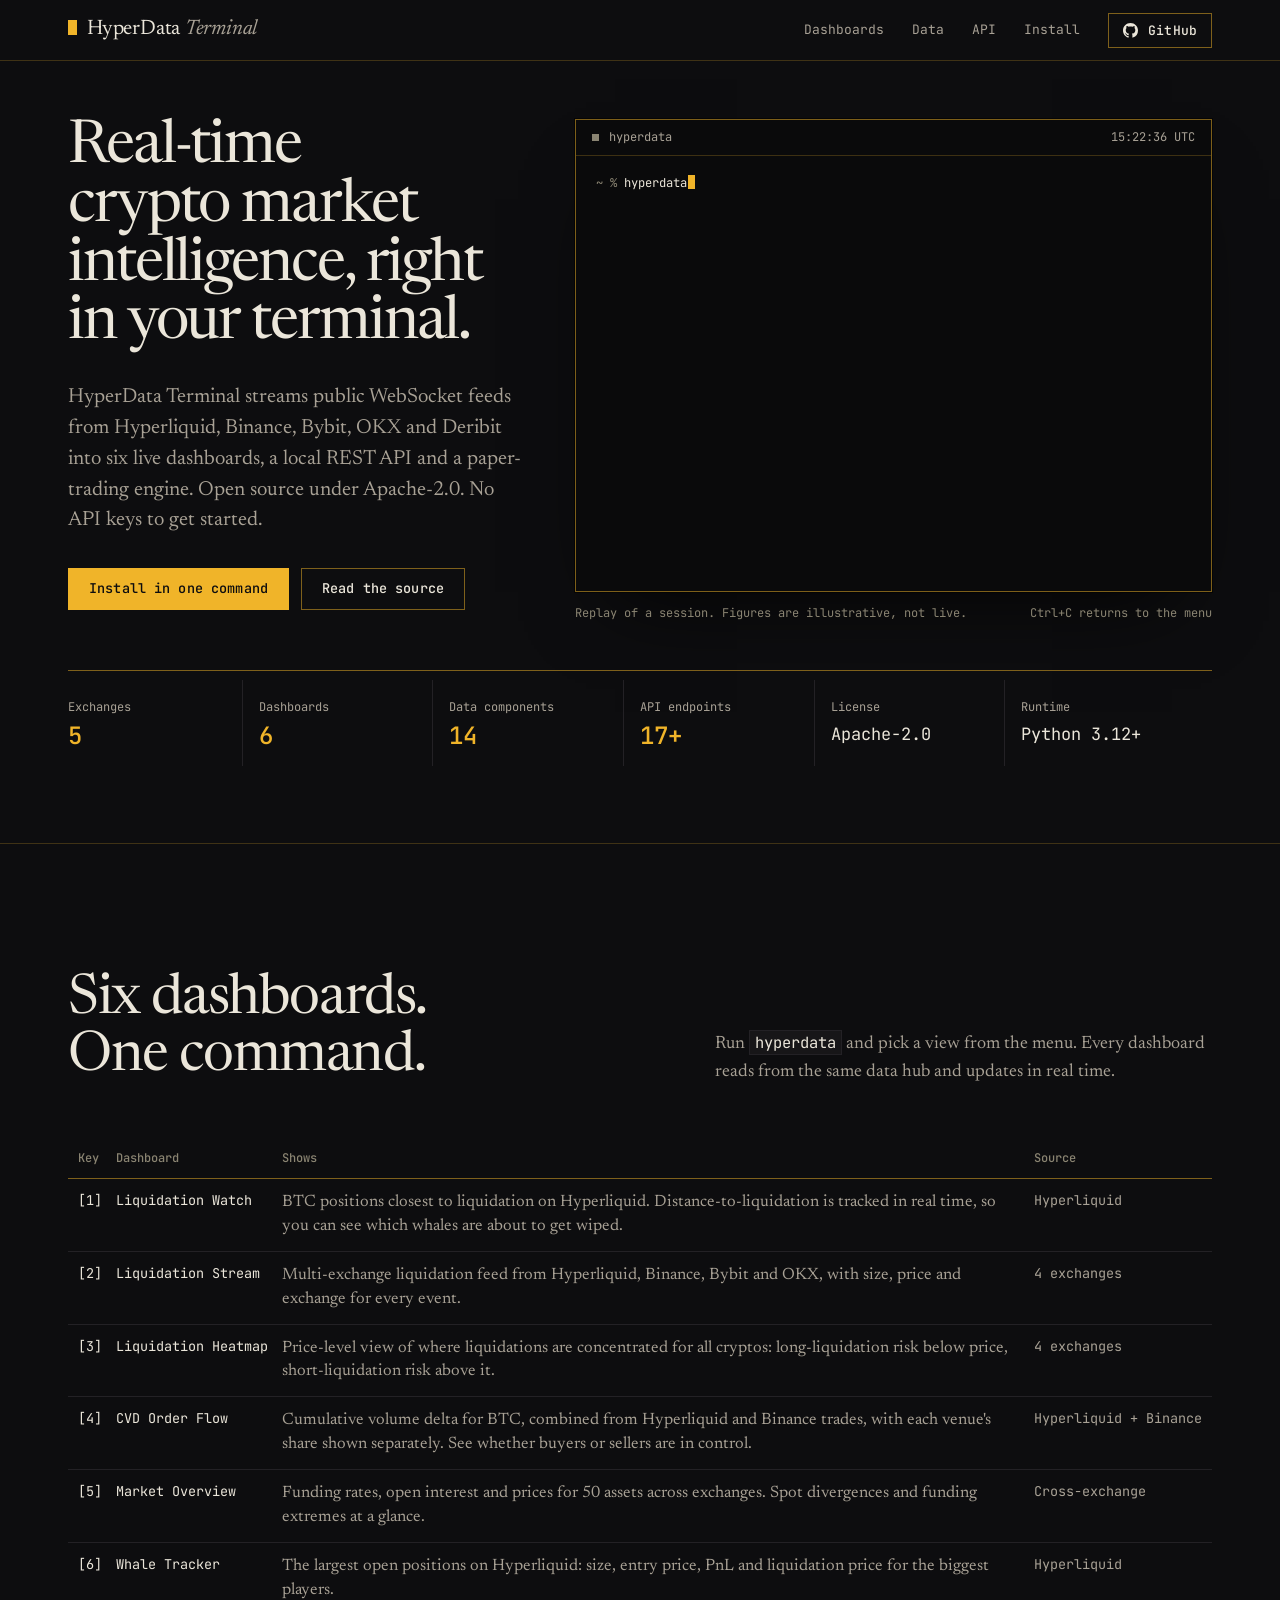
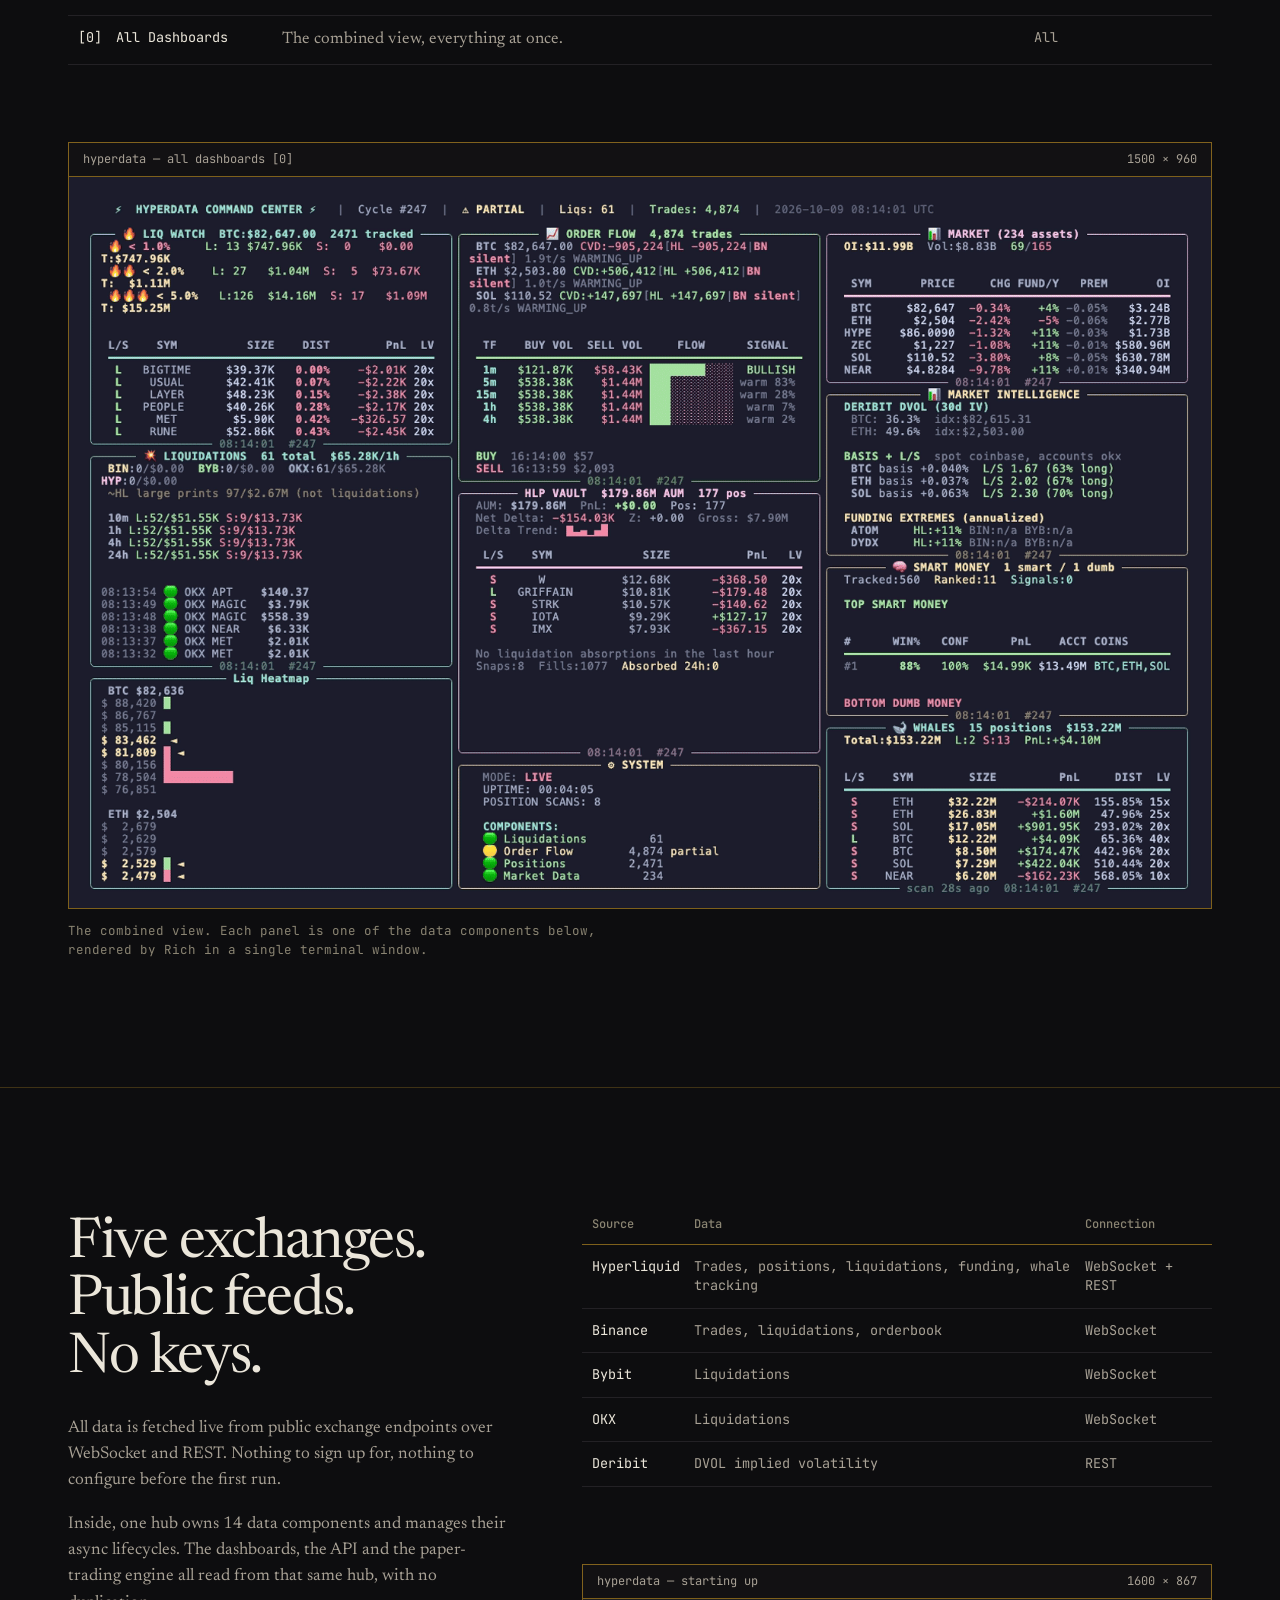
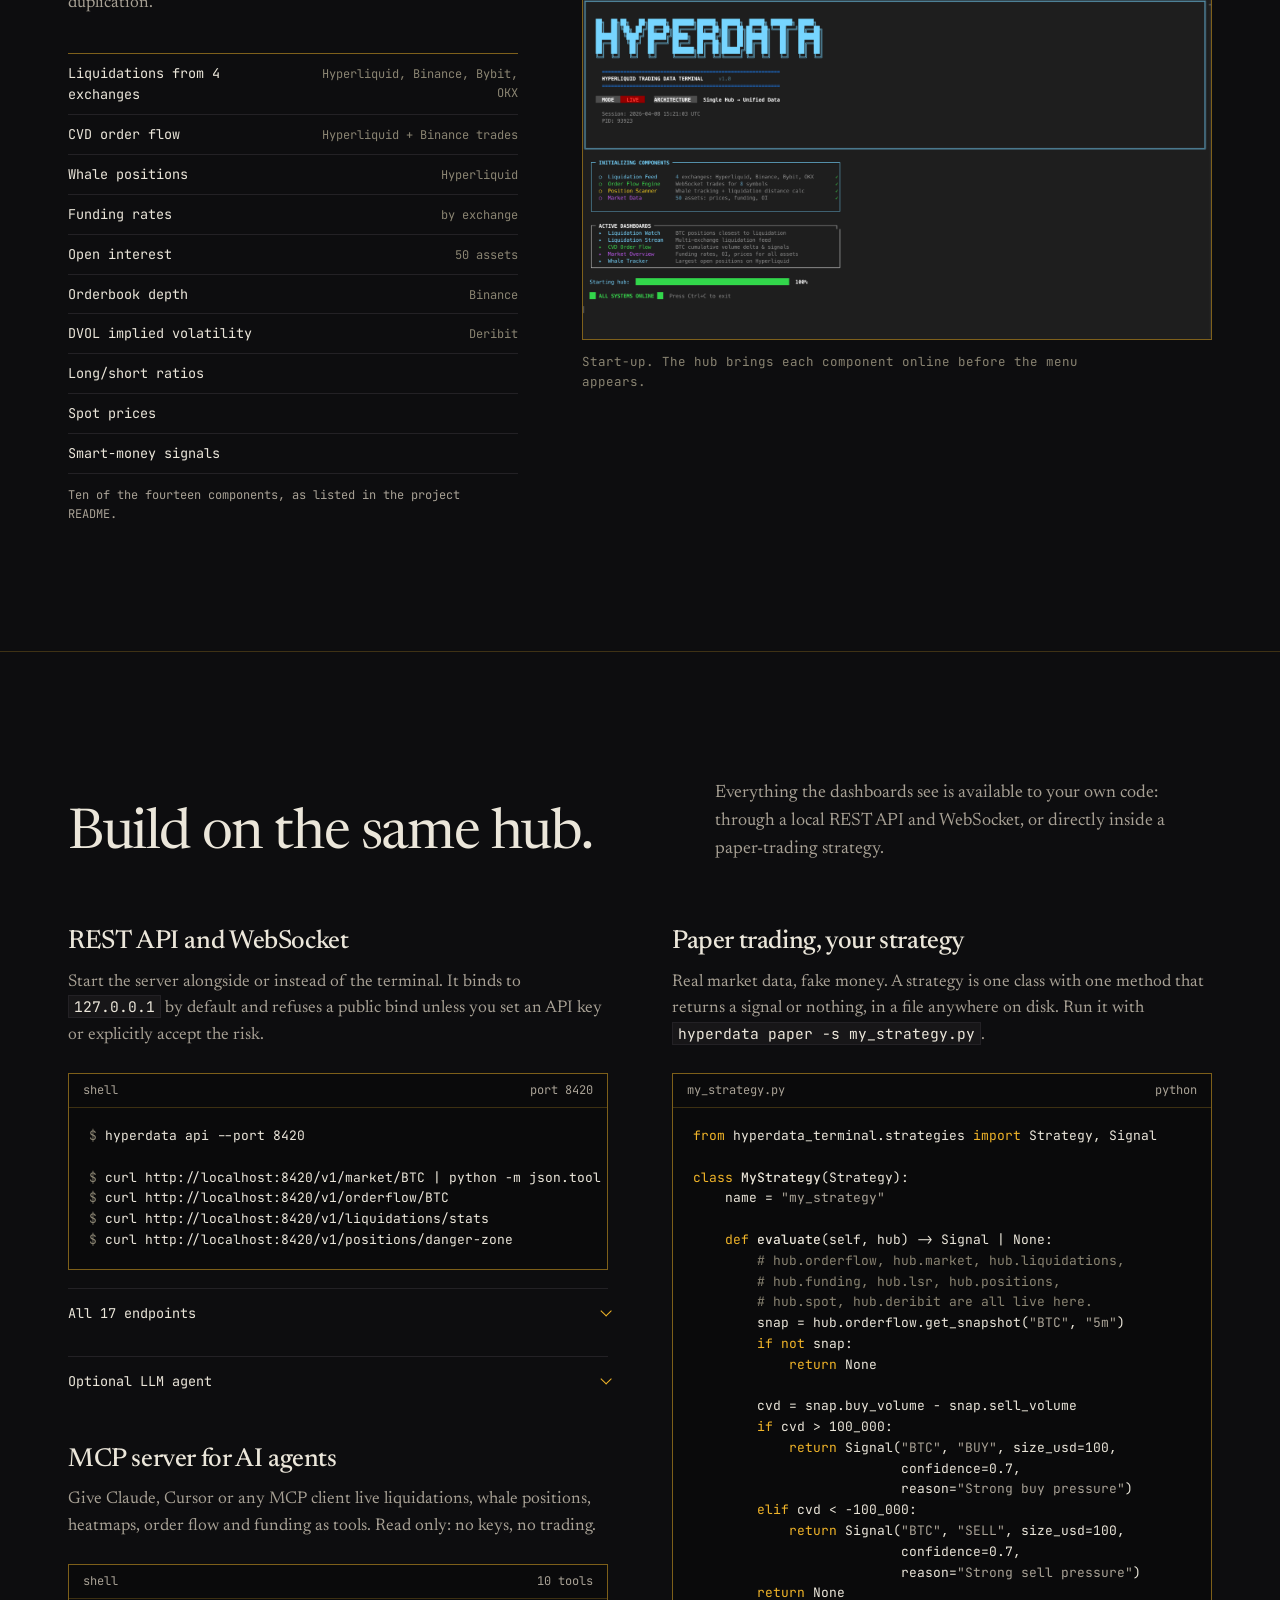
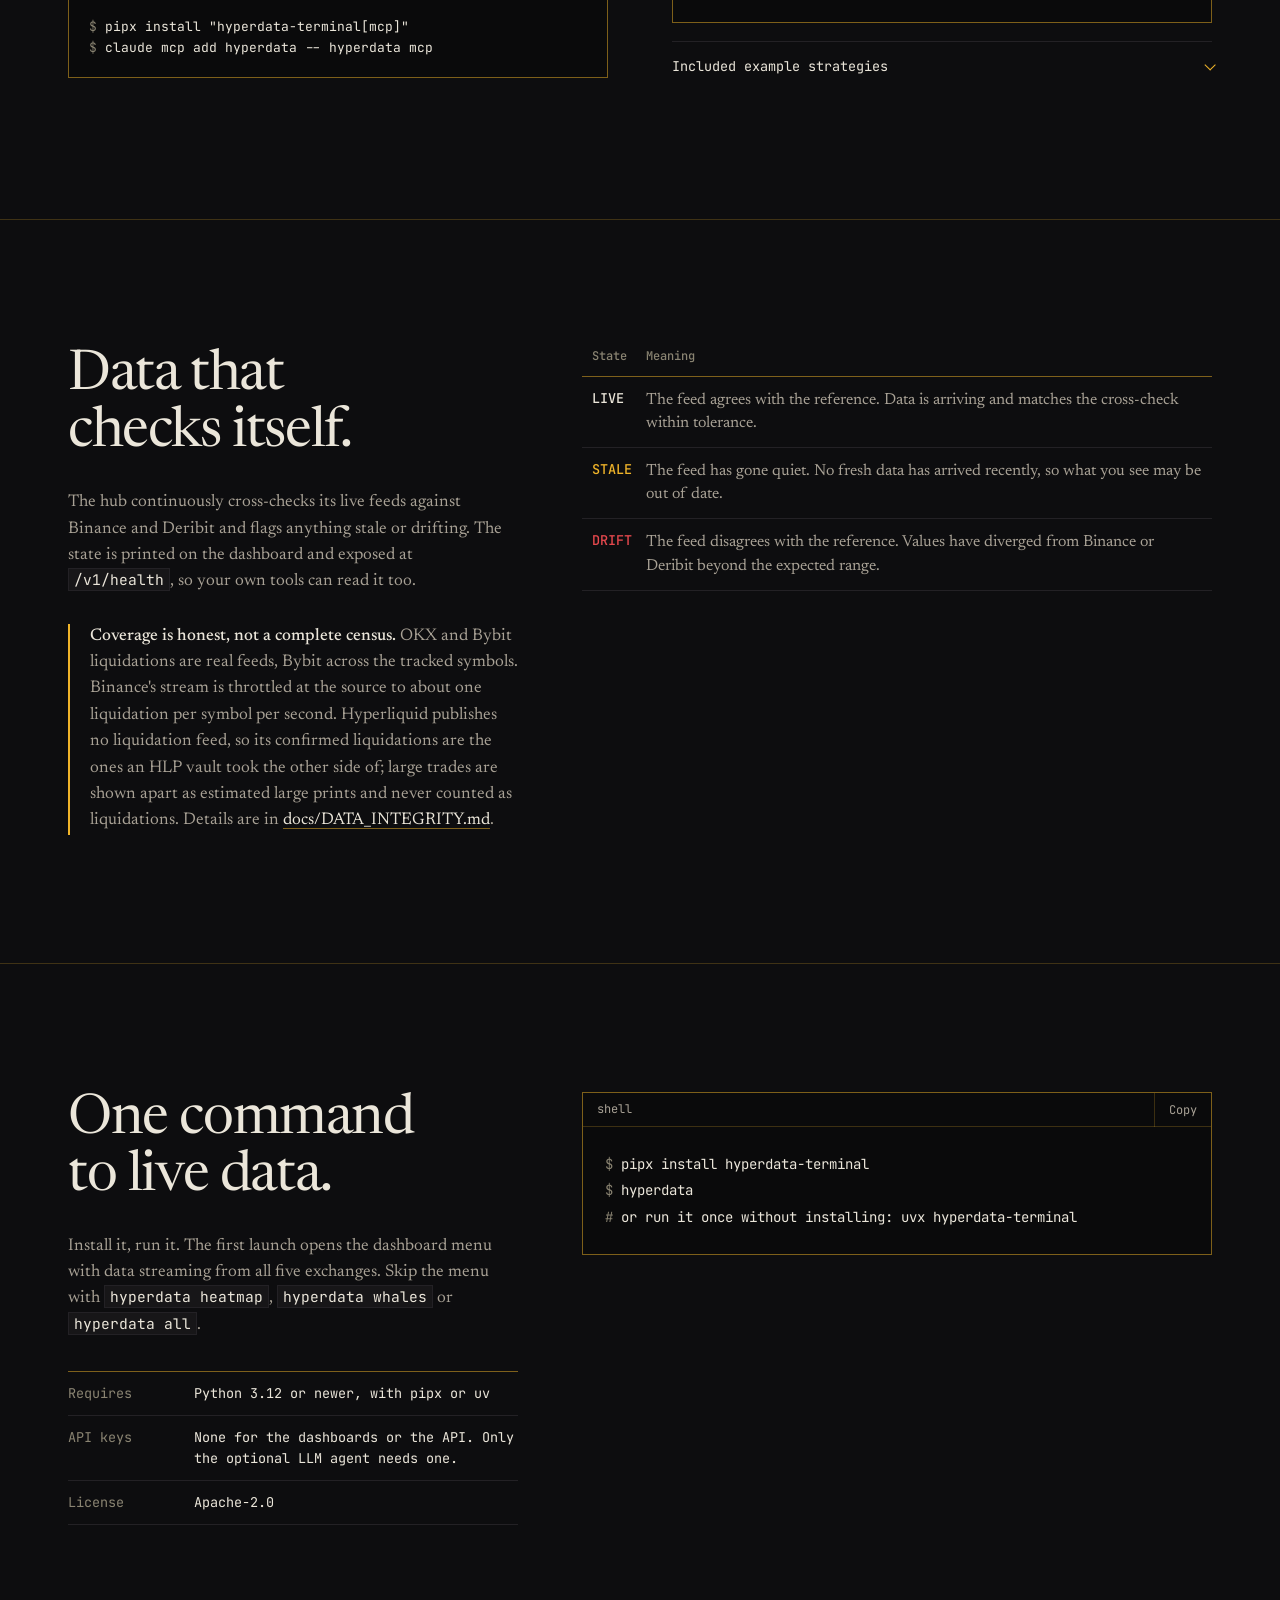
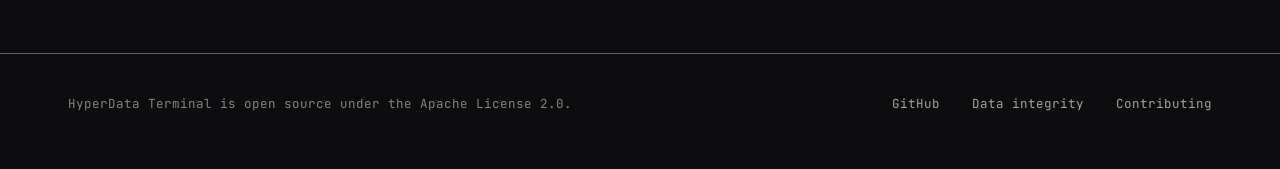
<file: site/index.html>
<!doctype html>
<html lang="en">
<head>
  <meta charset="utf-8">
  <meta name="viewport" content="width=device-width, initial-scale=1">
  <title>HyperData Terminal — real-time crypto market intelligence in your terminal</title>
  <meta name="description" content="Open-source crypto market-data terminal. Streams public WebSocket feeds from Hyperliquid, Binance, Bybit, OKX and Deribit into six terminal dashboards, a local REST API and a paper-trading engine. No API keys required. Apache-2.0.">
  <meta name="color-scheme" content="dark">
  <meta name="theme-color" content="#0d0d0f">

  <!-- Social cards. SITE_URL assumes GitHub Pages for this repo; change if hosted elsewhere. -->
  <link rel="canonical" href="https://hyperdata.vercel.app/">
  <meta property="og:type" content="website">
  <meta property="og:site_name" content="HyperData Terminal">
  <meta property="og:title" content="HyperData Terminal">
  <meta property="og:description" content="Real-time crypto market intelligence, right in your terminal. Public feeds from 5 exchanges, 6 dashboards, a REST API and paper trading. Open source, no API keys.">
  <meta property="og:url" content="https://hyperdata.vercel.app/">
  <meta property="og:image" content="https://hyperdata.vercel.app/og-image.png">
  <meta property="og:image:width" content="1280">
  <meta property="og:image:height" content="640">
  <meta property="og:image:alt" content="HyperData Terminal: real-time crypto market intelligence, right in your terminal. 5 exchanges, 6 dashboards, 17+ endpoints, Apache-2.0.">
  <meta name="twitter:card" content="summary_large_image">
  <meta name="twitter:title" content="HyperData Terminal">
  <meta name="twitter:description" content="Real-time crypto market intelligence, right in your terminal. Public feeds from 5 exchanges, 6 dashboards, a REST API and paper trading. Open source, no API keys.">
  <meta name="twitter:image" content="https://hyperdata.vercel.app/og-image.png">
  <meta name="twitter:image:alt" content="HyperData Terminal: real-time crypto market intelligence, right in your terminal. 5 exchanges, 6 dashboards, 17+ endpoints, Apache-2.0.">

  <link rel="icon" href="favicon.svg" type="image/svg+xml">
  <link rel="preconnect" href="https://fonts.googleapis.com">
  <link rel="preconnect" href="https://fonts.gstatic.com" crossorigin>
  <link rel="stylesheet" href="https://fonts.googleapis.com/css2?family=JetBrains+Mono:wght@400;500;600&family=Newsreader:ital,opsz,wght@0,6..72,400;0,6..72,500;1,6..72,400&display=swap">
  <link rel="stylesheet" href="styles.css">
  <script>
    /* Opt into reveal animations only when JS runs. If script.js never
       arrives (blocked, failed, offline), drop the flag so nothing stays hidden. */
    document.documentElement.classList.add('js');
    setTimeout(function () {
      if (!window.__hdReady) document.documentElement.classList.remove('js');
    }, 3000);
  </script>
</head>
<body>
  <a class="skip" href="#main">Skip to content</a>

  <header class="site-header">
    <div class="wrap">
      <a class="brand" href="#top" aria-label="HyperData Terminal, home">
        <span class="mark" aria-hidden="true"></span>
        <span>HyperData <span class="sub">Terminal</span></span>
      </a>
      <nav class="site-nav" aria-label="Primary">
        <a href="#dashboards">Dashboards</a>
        <a href="#data">Data</a>
        <a href="#build">API</a>
        <a href="#install">Install</a>
        <a class="btn" href="https://github.com/Co-Messi/HyperData-Terminal">
          <svg viewBox="0 0 16 16" aria-hidden="true" focusable="false"><path fill="currentColor" d="M8 0C3.58 0 0 3.58 0 8c0 3.54 2.29 6.53 5.47 7.59.4.07.55-.17.55-.38 0-.19-.01-.82-.01-1.49-2.01.37-2.53-.49-2.69-.94-.09-.23-.48-.94-.82-1.13-.28-.15-.68-.52-.01-.53.63-.01 1.08.58 1.23.82.72 1.21 1.87.87 2.33.66.07-.52.28-.87.51-1.07-1.78-.2-3.64-.89-3.64-3.95 0-.87.31-1.59.82-2.15-.08-.2-.36-1.02.08-2.12 0 0 .67-.21 2.2.82.64-.18 1.32-.27 2-.27.68 0 1.36.09 2 .27 1.53-1.04 2.2-.82 2.2-.82.44 1.1.16 1.92.08 2.12.51.56.82 1.27.82 2.15 0 3.07-1.87 3.75-3.65 3.95.29.25.54.73.54 1.48 0 1.07-.01 1.93-.01 2.2 0 .21.15.46.55.38A8.013 8.013 0 0 0 16 8c0-4.42-3.58-8-8-8z"/></svg>
          GitHub
        </a>
      </nav>
    </div>
  </header>

  <main id="main">
    <section class="hero" id="top" aria-labelledby="hero-title">
      <div class="wrap">
        <div class="hero-grid">
          <div class="hero-copy">
            <h1 id="hero-title" class="rv">Real-time crypto market intelligence, right in your terminal.</h1>
            <p class="lede rv" style="--i:1">HyperData Terminal streams public WebSocket feeds from Hyperliquid, Binance, Bybit, OKX and Deribit into six live dashboards, a local REST API and a paper-trading engine. Open source under Apache-2.0. No API keys to get started.</p>
            <div class="hero-actions rv" style="--i:2">
              <a class="btn btn-primary" href="#install">Install in one command</a>
              <a class="btn" href="https://github.com/Co-Messi/HyperData-Terminal">Read the source</a>
            </div>
          </div>

          <div class="hero-term rv" style="--i:2">
            <figure class="term" id="hero-term">
              <div class="term-bar" aria-hidden="true">
                <span><i class="dot" id="term-dot"></i>hyperdata</span>
                <span id="term-clock">—</span>
              </div>
              <div class="term-screen">
                <div class="term-out" id="term-out" aria-hidden="true"></div>
              </div>
              <figcaption class="vh">Replay of a hyperdata session: the command starts, initializes its liquidation feed, order-flow engine, position scanner and market-data components, prints the six-dashboard menu, and opens the market overview with prices, change, funding and open interest for BTC, ETH, SOL and HYPE.</figcaption>
            </figure>
            <p class="term-caption" aria-hidden="true"><span>Replay of a session. Figures are illustrative, not live.</span><span>Ctrl+C returns to the menu</span></p>
          </div>
        </div>

        <hr class="rule" aria-hidden="true">

        <dl class="ledger rv" style="--i:3" aria-label="At a glance" id="ledger">
          <div><dt>Exchanges</dt><dd><span data-count="5">5</span></dd></div>
          <div><dt>Dashboards</dt><dd><span data-count="6">6</span></dd></div>
          <div><dt>Data components</dt><dd><span data-count="14">14</span></dd></div>
          <div><dt>API endpoints</dt><dd><span data-count="17" data-suffix="+">17+</span></dd></div>
          <div><dt>License</dt><dd class="plain">Apache-2.0</dd></div>
          <div><dt>Runtime</dt><dd class="plain">Python 3.12+</dd></div>
        </dl>
      </div>
    </section>

    <section class="section" id="dashboards" aria-labelledby="dash-title">
      <div class="wrap">
        <div class="section-head">
          <h2 id="dash-title" class="rv">Six dashboards. One command.</h2>
          <p class="rv" style="--i:1">Run <code class="inline-code">hyperdata</code> and pick a view from the menu. Every dashboard reads from the same data hub and updates in real time.</p>
        </div>

        <div class="table-wrap dash-table rv" style="--i:2">
          <table>
            <caption class="vh">The six dashboards, what each shows, and where its data comes from</caption>
            <thead>
              <tr><th scope="col">Key</th><th scope="col">Dashboard</th><th scope="col">Shows</th><th scope="col" class="col-src">Source</th></tr>
            </thead>
            <tbody>
              <tr><td class="key">[1]</td><td class="name">Liquidation Watch</td><td class="desc">BTC positions closest to liquidation on Hyperliquid. Distance-to-liquidation is tracked in real time, so you can see which whales are about to get wiped.</td><td class="col-src">Hyperliquid</td></tr>
              <tr><td class="key">[2]</td><td class="name">Liquidation Stream</td><td class="desc">Multi-exchange liquidation feed from Hyperliquid, Binance, Bybit and OKX, with size, price and exchange for every event.</td><td class="col-src">4 exchanges</td></tr>
              <tr><td class="key">[3]</td><td class="name">Liquidation Heatmap</td><td class="desc">Price-level view of where liquidations are concentrated for all cryptos: long-liquidation risk below price, short-liquidation risk above it.</td><td class="col-src">4 exchanges</td></tr>
              <tr><td class="key">[4]</td><td class="name">CVD Order Flow</td><td class="desc">Cumulative volume delta for BTC, combined from Hyperliquid and Binance trades, with each venue's share shown separately. See whether buyers or sellers are in control.</td><td class="col-src">Hyperliquid + Binance</td></tr>
              <tr><td class="key">[5]</td><td class="name">Market Overview</td><td class="desc">Funding rates, open interest and prices for 50 assets across exchanges. Spot divergences and funding extremes at a glance.</td><td class="col-src">Cross-exchange</td></tr>
              <tr><td class="key">[6]</td><td class="name">Whale Tracker</td><td class="desc">The largest open positions on Hyperliquid: size, entry price, PnL and liquidation price for the biggest players.</td><td class="col-src">Hyperliquid</td></tr>
              <tr><td class="key">[0]</td><td class="name">All Dashboards</td><td class="desc">The combined view, everything at once.</td><td class="col-src">All</td></tr>
            </tbody>
          </table>
        </div>

        <figure class="frame rv" style="--i:3">
          <div class="frame-bar" aria-hidden="true"><span>hyperdata — all dashboards [0]</span><span>1500 × 960</span></div>
          <img src="screenshot-market.png" width="1500" height="960" alt="HyperData Terminal's combined view: liquidation watch, order flow, liquidation feed, market overview, HLP vault, system status, market intelligence, smart money and whales panels side by side in one terminal window." loading="lazy" decoding="async">
          <figcaption>The combined view. Each panel is one of the data components below, rendered by Rich in a single terminal window.</figcaption>
        </figure>
      </div>
    </section>

    <section class="section" id="data" aria-labelledby="data-title">
      <div class="wrap">
        <div class="split">
          <div class="prose">
            <h2 id="data-title" class="rv">Five exchanges. Public feeds. No keys.</h2>
            <p class="rv" style="--i:1; margin-top: 28px;">All data is fetched live from public exchange endpoints over WebSocket and REST. Nothing to sign up for, nothing to configure before the first run.</p>
            <p class="rv" style="--i:2">Inside, one hub owns 14 data components and manages their async lifecycles. The dashboards, the API and the paper-trading engine all read from that same hub, with no duplication.</p>

            <ul class="components rv" style="--i:3" aria-label="Data components in the hub">
              <li>Liquidations from 4 exchanges<span>Hyperliquid, Binance, Bybit, OKX</span></li>
              <li>CVD order flow<span>Hyperliquid + Binance trades</span></li>
              <li>Whale positions<span>Hyperliquid</span></li>
              <li>Funding rates<span>by exchange</span></li>
              <li>Open interest<span>50 assets</span></li>
              <li>Orderbook depth<span>Binance</span></li>
              <li>DVOL implied volatility<span>Deribit</span></li>
              <li>Long/short ratios</li>
              <li>Spot prices</li>
              <li>Smart-money signals</li>
            </ul>
            <p class="components-note rv" style="--i:4">Ten of the fourteen components, as listed in the project README.</p>
          </div>

          <div>
            <div class="table-wrap rv" style="--i:2">
              <table>
                <caption class="vh">Data sources, what each provides, and how it is connected</caption>
                <thead>
                  <tr><th scope="col">Source</th><th scope="col">Data</th><th scope="col">Connection</th></tr>
                </thead>
                <tbody>
                  <tr><td class="name">Hyperliquid</td><td>Trades, positions, liquidations, funding, whale tracking</td><td>WebSocket + REST</td></tr>
                  <tr><td class="name">Binance</td><td>Trades, liquidations, orderbook</td><td>WebSocket</td></tr>
                  <tr><td class="name">Bybit</td><td>Liquidations</td><td>WebSocket</td></tr>
                  <tr><td class="name">OKX</td><td>Liquidations</td><td>WebSocket</td></tr>
                  <tr><td class="name">Deribit</td><td>DVOL implied volatility</td><td>REST</td></tr>
                </tbody>
              </table>
            </div>

            <figure class="frame rv" style="--i:3">
              <div class="frame-bar" aria-hidden="true"><span>hyperdata — starting up</span><span>1600 × 867</span></div>
              <img src="screenshot-combined.png" width="1600" height="867" alt="HyperData Terminal starting up: the HYPERDATA banner, the list of components being initialized (liquidation feed, order flow engine, position scanner, market data), the active dashboards, and a progress bar reporting all systems online." loading="lazy" decoding="async">
              <figcaption>Start-up. The hub brings each component online before the menu appears.</figcaption>
            </figure>
          </div>
        </div>
      </div>
    </section>

    <section class="section" id="build" aria-labelledby="build-title">
      <div class="wrap">
        <div class="section-head">
          <h2 id="build-title" class="rv">Build on the same hub.</h2>
          <p class="rv" style="--i:1">Everything the dashboards see is available to your own code: through a local REST API and WebSocket, or directly inside a paper-trading strategy.</p>
        </div>

        <div class="build-grid">
          <div class="rv" style="--i:2">
            <h3>REST API and WebSocket</h3>
            <p>Start the server alongside or instead of the terminal. It binds to <code>127.0.0.1</code> by default and refuses a public bind unless you set an API key or explicitly accept the risk.</p>
            <figure class="code shell">
              <div class="code-bar" aria-hidden="true"><span>shell</span><span>port 8420</span></div>
<pre><code><span class="p">$</span> hyperdata api --port 8420

<span class="p">$</span> curl http://localhost:8420/v1/market/BTC | python -m json.tool
<span class="p">$</span> curl http://localhost:8420/v1/orderflow/BTC
<span class="p">$</span> curl http://localhost:8420/v1/liquidations/stats
<span class="p">$</span> curl http://localhost:8420/v1/positions/danger-zone</code></pre>
            </figure>

            <details>
              <summary>All 17 endpoints</summary>
              <div class="table-wrap endpoints">
                <table>
                  <caption class="vh">REST and WebSocket endpoints</caption>
                  <thead><tr><th scope="col">Endpoint</th><th scope="col">Returns</th></tr></thead>
                  <tbody>
                    <tr><td>GET /v1/live</td><td>Minimal liveness probe, always unauthenticated</td></tr>
                    <tr><td>GET /v1/health</td><td>Server status and uptime</td></tr>
                    <tr><td>GET /v1/market</td><td>All assets: prices, OI, funding</td></tr>
                    <tr><td>GET /v1/market/{symbol}</td><td>Single asset detail</td></tr>
                    <tr><td>GET /v1/liquidations</td><td>Recent liquidation events</td></tr>
                    <tr><td>GET /v1/liquidations/stats</td><td>Aggregate liquidation statistics</td></tr>
                    <tr><td>GET /v1/orderflow/{symbol}</td><td>CVD snapshots for a symbol</td></tr>
                    <tr><td>GET /v1/funding-rates</td><td>Funding rates across exchanges</td></tr>
                    <tr><td>GET /v1/funding-rates/{symbol}</td><td>Single asset funding rate</td></tr>
                    <tr><td>GET /v1/long-short-ratio</td><td>Long/short ratio</td></tr>
                    <tr><td>GET /v1/basis</td><td>Basis spread</td></tr>
                    <tr><td>GET /v1/deribit/iv</td><td>DVOL implied volatility</td></tr>
                    <tr><td>GET /v1/orderbook/{symbol}</td><td>Orderbook snapshot</td></tr>
                    <tr><td>GET /v1/whales</td><td>Top whale positions</td></tr>
                    <tr><td>GET /v1/positions/danger-zone</td><td>Positions closest to liquidation</td></tr>
                    <tr><td>GET /v1/public/metrics</td><td>Server metrics and component health</td></tr>
                    <tr><td>WS /v1/ws</td><td>Real-time event stream: liquidations, trades, signals</td></tr>
                  </tbody>
                </table>
              </div>
            </details>

            <details>
              <summary>Optional LLM agent</summary>
              <p>The agent sends a market summary to any OpenAI-compatible API and asks for a trading decision. Point it at OpenAI, Ollama, LM Studio, Groq, Together or your own endpoint with three variables in <code class="inline-code">.env</code>: <code class="inline-code">LLM_BASE_URL</code>, <code class="inline-code">LLM_MODEL</code> and <code class="inline-code">LLM_API_KEY</code>. Run it with <code class="inline-code">hyperdata paper -s llm_agent</code>; the prompt lives in <code class="inline-code">hyperdata_terminal/strategies/llm_agent.py</code>.</p>
            </details>

            <h3 style="margin-top: 40px;">MCP server for AI agents</h3>
            <p>Give Claude, Cursor or any MCP client live liquidations, whale positions, heatmaps, order flow and funding as tools. Read only: no keys, no trading.</p>
            <figure class="code shell">
              <div class="code-bar" aria-hidden="true"><span>shell</span><span>10 tools</span></div>
<pre><code><span class="p">$</span> pipx install "hyperdata-terminal[mcp]"
<span class="p">$</span> claude mcp add hyperdata -- hyperdata mcp</code></pre>
            </figure>
          </div>

          <div class="rv" style="--i:3">
            <h3>Paper trading, your strategy</h3>
            <p>Real market data, fake money. A strategy is one class with one method that returns a signal or nothing, in a file anywhere on disk. Run it with <code class="inline-code">hyperdata paper -s my_strategy.py</code>.</p>
            <figure class="code">
              <div class="code-bar" aria-hidden="true"><span>my_strategy.py</span><span>python</span></div>
<pre><code><span class="kw">from</span> hyperdata_terminal.strategies <span class="kw">import</span> Strategy, Signal

<span class="kw">class</span> <span class="fn">MyStrategy</span>(Strategy):
    name = <span class="st">"my_strategy"</span>

    <span class="kw">def</span> <span class="fn">evaluate</span>(self, hub) -> Signal | None:
        <span class="c"># hub.orderflow, hub.market, hub.liquidations,</span>
        <span class="c"># hub.funding, hub.lsr, hub.positions,</span>
        <span class="c"># hub.spot, hub.deribit are all live here.</span>
        snap = hub.orderflow.get_snapshot(<span class="st">"BTC"</span>, <span class="st">"5m"</span>)
        <span class="kw">if not</span> snap:
            <span class="kw">return</span> None

        cvd = snap.buy_volume - snap.sell_volume
        <span class="kw">if</span> cvd > 100_000:
            <span class="kw">return</span> Signal(<span class="st">"BTC"</span>, <span class="st">"BUY"</span>, size_usd=100,
                          confidence=0.7,
                          reason=<span class="st">"Strong buy pressure"</span>)
        <span class="kw">elif</span> cvd < -100_000:
            <span class="kw">return</span> Signal(<span class="st">"BTC"</span>, <span class="st">"SELL"</span>, size_usd=100,
                          confidence=0.7,
                          reason=<span class="st">"Strong sell pressure"</span>)
        <span class="kw">return</span> None</code></pre>
            </figure>

            <details>
              <summary>Included example strategies</summary>
              <div class="table-wrap">
                <table>
                  <caption class="vh">Example strategies shipped with the project</caption>
                  <thead><tr><th scope="col">Strategy</th><th scope="col">Reads</th><th scope="col">Logic</th></tr></thead>
                  <tbody>
                    <tr><td class="name">CVDMomentum</td><td>hub.orderflow</td><td>Buy when order flow is strongly positive, sell when negative</td></tr>
                    <tr><td class="name">FundingRateArb</td><td>hub.funding</td><td>Short when funding is high, long when negative</td></tr>
                    <tr><td class="name">LiquidationCascade</td><td>hub.liquidations</td><td>Buy the dip after large liquidation cascades</td></tr>
                    <tr><td class="name">WhaleFollow</td><td>hub.positions</td><td>Mirror the direction of the largest whale positions</td></tr>
                  </tbody>
                </table>
              </div>
            </details>
          </div>
        </div>
      </div>
    </section>

    <section class="section" id="integrity" aria-labelledby="integrity-title">
      <div class="wrap">
        <div class="split">
          <div class="prose">
            <h2 id="integrity-title" class="rv">Data that checks itself.</h2>
            <p class="rv" style="--i:1; margin-top: 28px;">The hub continuously cross-checks its live feeds against Binance and Deribit and flags anything stale or drifting. The state is printed on the dashboard and exposed at <code>/v1/health</code>, so your own tools can read it too.</p>
            <div class="note rv" style="--i:2">
              <p><strong>Coverage is honest, not a complete census.</strong> OKX and Bybit liquidations are real feeds, Bybit across the tracked symbols. Binance's stream is throttled at the source to about one liquidation per symbol per second. Hyperliquid publishes no liquidation feed, so its confirmed liquidations are the ones an HLP vault took the other side of; large trades are shown apart as estimated large prints and never counted as liquidations. Details are in <a class="text-link" href="https://github.com/Co-Messi/HyperData-Terminal/blob/main/docs/DATA_INTEGRITY.md">docs/DATA_INTEGRITY.md</a>.</p>
            </div>
          </div>

          <div class="table-wrap states rv" style="--i:2">
            <table>
              <caption class="vh">Feed status states shown on the dashboard</caption>
              <thead><tr><th scope="col">State</th><th scope="col">Meaning</th></tr></thead>
              <tbody>
                <tr><td>LIVE</td><td class="serif">The feed agrees with the reference. Data is arriving and matches the cross-check within tolerance.</td></tr>
                <tr><td class="warn">STALE</td><td class="serif">The feed has gone quiet. No fresh data has arrived recently, so what you see may be out of date.</td></tr>
                <tr><td class="bad">DRIFT</td><td class="serif">The feed disagrees with the reference. Values have diverged from Binance or Deribit beyond the expected range.</td></tr>
              </tbody>
            </table>
          </div>
        </div>
      </div>
    </section>

    <section class="section install" id="install" aria-labelledby="install-title">
      <div class="wrap">
        <div class="split">
          <div class="prose">
            <h2 id="install-title" class="rv">One command to live data.</h2>
            <p class="rv" style="--i:1; margin-top: 28px;">Install it, run it. The first launch opens the dashboard menu with data streaming from all five exchanges. Skip the menu with <code class="inline-code">hyperdata heatmap</code>, <code class="inline-code">hyperdata whales</code> or <code class="inline-code">hyperdata all</code>.</p>
            <dl class="reqs rv" style="--i:2">
              <div><dt>Requires</dt><dd>Python 3.12 or newer, with pipx or uv</dd></div>
              <div><dt>API keys</dt><dd>None for the dashboards or the API. Only the optional LLM agent needs one.</dd></div>
              <div><dt>License</dt><dd>Apache-2.0</dd></div>
            </dl>
          </div>

          <figure class="code shell install-box rv" style="--i:2">
            <div class="code-bar" aria-hidden="true"><span>shell</span></div>
            <button class="copy" type="button" data-copy="install-commands" aria-label="Copy install commands">Copy</button>
<pre id="install-commands"><code><span class="p">$ </span><span data-cmd>pipx install hyperdata-terminal</span>
<span class="p">$ </span><span data-cmd>hyperdata</span>
<span class="p"># </span>or run it once without installing: uvx hyperdata-terminal</code></pre>
          </figure>
        </div>
      </div>
    </section>
  </main>

  <footer class="site-footer">
    <div class="wrap">
      <span>HyperData Terminal is open source under the Apache License 2.0.</span>
      <span class="spacer"></span>
      <a href="https://github.com/Co-Messi/HyperData-Terminal">GitHub</a>
      <a href="https://github.com/Co-Messi/HyperData-Terminal/blob/main/docs/DATA_INTEGRITY.md">Data integrity</a>
      <a href="https://github.com/Co-Messi/HyperData-Terminal/blob/main/README.md#contributing">Contributing</a>
    </div>
  </footer>

  <script src="script.js" defer></script>
</body>
</html>
</file>
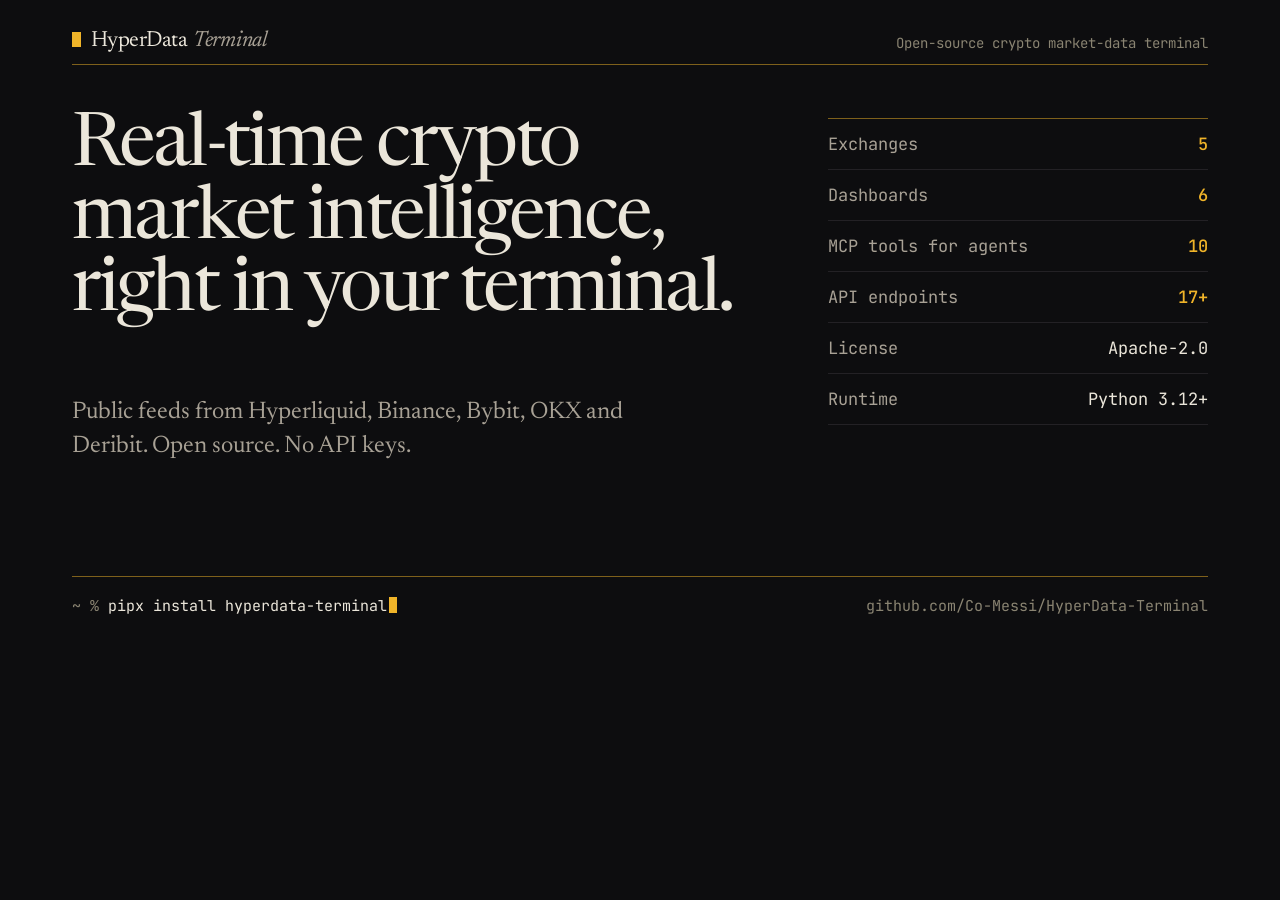
<file: site/og.html>
<!doctype html>
<html lang="en">
<head>
  <meta charset="utf-8">
  <title>og-image source</title>
  <!-- Source for og-image.png. Render at exactly 1280x640 and screenshot. Not linked from the site. -->
  <link rel="preconnect" href="https://fonts.googleapis.com">
  <link rel="preconnect" href="https://fonts.gstatic.com" crossorigin>
  <link rel="stylesheet" href="https://fonts.googleapis.com/css2?family=JetBrains+Mono:wght@400;500&family=Newsreader:ital,opsz,wght@0,6..72,400;1,6..72,400&display=swap">
  <style>
    html, body { margin: 0; width: 1280px; height: 640px; overflow: hidden; background: #0d0d0f; }
    body {
      color: #ebe6da; position: relative;
      font-family: "Newsreader", "Iowan Old Style", Palatino, Georgia, serif;
      -webkit-font-smoothing: antialiased;
    }
    .rule { position: absolute; left: 72px; right: 72px; height: 1px; background: rgba(240,180,41,.5); }
    .rule.top { top: 64px; } .rule.bottom { top: 576px; }
    .brand { position: absolute; left: 72px; top: 30px; font-size: 22px; letter-spacing: -0.01em; }
    .brand i { display: inline-block; width: 9px; height: 15px; background: #f0b429; margin-right: 10px; vertical-align: -1px; }
    .brand em { color: #a8a195; }
    .meta { position: absolute; right: 72px; top: 34px; font-family: "JetBrains Mono", Menlo, monospace; font-size: 14px; color: #8a8472; }
    h1 {
      position: absolute; left: 72px; top: 112px; width: 680px; margin: 0;
      font-weight: 400; font-size: 74px; line-height: 0.98; letter-spacing: -0.035em;
    }
    .sub { position: absolute; left: 72px; top: 372px; width: 600px; font-size: 24px; line-height: 1.4; color: #a8a195; }
    .ledger { position: absolute; right: 72px; top: 118px; width: 380px; font-family: "JetBrains Mono", Menlo, monospace; font-size: 17px; border-top: 1px solid rgba(240,180,41,.5); }
    .ledger div { display: flex; justify-content: space-between; padding: 14px 0; border-bottom: 1px solid #232125; }
    .ledger span:first-child { color: #a8a195; }
    .ledger span:last-child { color: #f0b429; font-weight: 500; }
    .ledger span.plain { color: #ebe6da; font-weight: 400; }
    .cmd { position: absolute; left: 72px; top: 596px; font-family: "JetBrains Mono", Menlo, monospace; font-size: 15px; color: #8a8472; }
    .cmd b { color: #ebe6da; font-weight: 400; }
    .cmd i { display: inline-block; width: 8px; height: 16px; background: #f0b429; vertical-align: -2px; margin-left: 2px; }
    .lic { position: absolute; right: 72px; top: 596px; font-family: "JetBrains Mono", Menlo, monospace; font-size: 15px; color: #8a8472; }
  </style>
</head>
<body>
  <div class="brand"><i></i>HyperData <em>Terminal</em></div>
  <div class="meta">Open-source crypto market-data terminal</div>
  <div class="rule top"></div>
  <h1>Real-time crypto market intelligence, right in your terminal.</h1>
  <p class="sub">Public feeds from Hyperliquid, Binance, Bybit, OKX and Deribit. Open source. No API keys.</p>
  <div class="ledger">
    <div><span>Exchanges</span><span>5</span></div>
    <div><span>Dashboards</span><span>6</span></div>
    <div><span>MCP tools for agents</span><span>10</span></div>
    <div><span>API endpoints</span><span>17+</span></div>
    <div><span>License</span><span class="plain">Apache-2.0</span></div>
    <div><span>Runtime</span><span class="plain">Python 3.12+</span></div>
  </div>
  <div class="rule bottom"></div>
  <div class="cmd">~ % <b>pipx install hyperdata-terminal</b><i></i></div>
  <div class="lic">github.com/Co-Messi/HyperData-Terminal</div>
  <script>
    Promise.all([
      document.fonts.load('17px "JetBrains Mono"'),
      document.fonts.load('400 78px "Newsreader"'),
      document.fonts.load('24px "Newsreader"')
    ]).then(function () { return document.fonts.ready; })
      .then(function () { document.documentElement.setAttribute('data-fonts-ready', '1'); });
  </script>
</body>
</html>
</file>
<file: site/styles.css>
/* HyperData Terminal — site stylesheet.
   Dark-committed. Warm charcoal, amber data, serif display, mono figures.
   No framework, no build step. */

:root {
  --bg: #0d0d0f;
  --bg-2: #121113;
  --bg-3: #171618;
  --ink: #ebe6da;
  --ink-2: #a8a195;
  --ink-3: #8a8472;
  --amber: #f0b429;
  --amber-hi: #f7c64a;
  --gold: #c9962a;
  --rule-gold: rgba(240, 180, 41, 0.22);
  --rule-gold-strong: rgba(240, 180, 41, 0.5);
  --rule: #232125;
  --red: #e5484d;

  --serif: "Newsreader", "Iowan Old Style", "Palatino Linotype", Palatino, "Book Antiqua", Georgia, serif;
  --mono: "JetBrains Mono", ui-monospace, "SF Mono", Menlo, Consolas, "Liberation Mono", monospace;

  --ease-out: cubic-bezier(0.16, 1, 0.3, 1);
  --ease-in-out: cubic-bezier(0.65, 0, 0.35, 1);
  --ease-soft: cubic-bezier(0.22, 0.61, 0.36, 1);

  --wrap: 1240px;
  --gutter: clamp(16px, 4vw, 48px);
  --section: clamp(72px, 10vw, 136px);
}

/* ---------- Reset & base ---------- */
*, *::before, *::after { box-sizing: border-box; }
html { -webkit-text-size-adjust: 100%; scroll-behavior: smooth; background: #0d0d0f; }
@media (prefers-reduced-motion: reduce) { html { scroll-behavior: auto; } }

body {
  margin: 0;
  background: var(--bg);
  color: var(--ink);
  font-family: var(--serif);
  font-size: 17px;
  line-height: 1.55;
  font-optical-sizing: auto;
  -webkit-font-smoothing: antialiased;
  -moz-osx-font-smoothing: grayscale;
  overflow-x: hidden;
}

img { max-width: 100%; height: auto; display: block; }
a { color: inherit; }
h1, h2, h3, p, dl, dd, figure, table, pre { margin: 0; }
ul { margin: 0; padding: 0; list-style: none; }
code, kbd, pre, samp { font-family: var(--mono); }

:focus-visible { outline: 2px solid var(--amber); outline-offset: 3px; border-radius: 1px; }
::selection { background: var(--amber); color: var(--bg); }

.vh {
  position: absolute !important; width: 1px; height: 1px; padding: 0; margin: -1px;
  overflow: hidden; clip: rect(0, 0, 0, 0); white-space: nowrap; border: 0;
}

.wrap { max-width: var(--wrap); margin-inline: auto; padding-inline: var(--gutter); }

.skip {
  position: absolute; left: var(--gutter); top: -60px; z-index: 100;
  background: var(--amber); color: var(--bg); font-family: var(--mono); font-size: 13px;
  padding: 8px 12px; text-decoration: none; transition: top 220ms var(--ease-out);
}
.skip:focus { top: 12px; }

/* ---------- Typography ---------- */
.mono { font-family: var(--mono); }

h1 {
  font-family: var(--serif);
  font-weight: 400;
  font-size: clamp(42px, 4.7vw, 68px);
  line-height: 0.98;
  letter-spacing: -0.035em;
  text-wrap: balance;
  color: var(--ink);
}
h2 {
  font-family: var(--serif);
  font-weight: 400;
  font-size: clamp(34px, 4.4vw, 56px);
  line-height: 1.02;
  letter-spacing: -0.025em;
  text-wrap: balance;
}
h3 {
  font-family: var(--serif);
  font-weight: 500;
  font-size: 26px;
  line-height: 1.15;
  letter-spacing: -0.015em;
}
.lede {
  font-size: clamp(18px, 1.6vw, 21px);
  line-height: 1.5;
  color: var(--ink-2);
  max-width: 54ch;
}
.prose p { max-width: 62ch; color: var(--ink-2); }
.prose p + p { margin-top: 1em; }
.prose strong { color: var(--ink); font-weight: 500; }
.prose code, .note code, .inline-code {
  font-size: 0.86em; color: var(--ink);
  background: var(--bg-3); padding: 1px 5px; border: 1px solid var(--rule);
}

.text-link {
  color: var(--ink);
  text-decoration: none;
  background-image: linear-gradient(var(--rule-gold-strong), var(--rule-gold-strong));
  background-repeat: no-repeat;
  background-size: 100% 1px;
  background-position: 0 100%;
  transition: background-size 300ms var(--ease-out), color 300ms var(--ease-out);
}
.text-link:hover { color: var(--amber); background-size: 100% 2px; }

/* ---------- Rules ---------- */
.rule {
  height: 1px; background: var(--rule-gold-strong); border: 0;
  transform-origin: left center;
  transition: transform 1100ms var(--ease-out);
}
/* Hidden start states apply only once the page is known to run script.js
   (html.js), so the page stays fully readable if JavaScript is off or fails. */
.js .rule { transform: scaleX(0); }
.js .rule.in { transform: scaleX(1); }

/* ---------- Buttons ---------- */
.btn {
  display: inline-flex; align-items: center; gap: 10px;
  font-family: var(--mono); font-size: 13.5px; font-weight: 500; letter-spacing: 0.01em;
  padding: 13px 20px; text-decoration: none; border: 1px solid var(--rule-gold-strong);
  color: var(--ink); background: transparent; cursor: pointer; line-height: 1;
  transition: background-color 260ms var(--ease-out), color 260ms var(--ease-out),
              border-color 260ms var(--ease-out), transform 260ms var(--ease-out);
}
.btn:hover { background: var(--bg-3); border-color: var(--amber); transform: translateY(-1px); }
.btn:active { transform: translateY(0); transition-duration: 80ms; }
.btn-primary { background: var(--amber); color: var(--bg); border-color: var(--amber); }
.btn-primary:hover { background: var(--amber-hi); border-color: var(--amber-hi); color: var(--bg); }
.btn svg { width: 15px; height: 15px; }

/* ---------- Header ---------- */
.site-header {
  position: sticky; top: 0; z-index: 50;
  background: var(--bg);
  border-bottom: 1px solid var(--rule-gold);
}
.site-header .wrap {
  display: flex; align-items: center; justify-content: space-between; gap: 24px;
  height: 60px;
}
.brand {
  display: inline-flex; align-items: baseline; gap: 10px; text-decoration: none;
  font-family: var(--serif); font-size: 21px; letter-spacing: -0.01em; color: var(--ink);
  white-space: nowrap;
}
.brand .mark {
  display: inline-block; width: 9px; height: 15px; background: var(--amber);
  transform: translateY(1px);
}
.brand .sub { color: var(--ink-2); font-style: italic; }
.site-nav { display: flex; align-items: center; gap: 28px; }
.site-nav a {
  font-family: var(--mono); font-size: 13px; color: var(--ink-2); text-decoration: none;
  transition: color 240ms var(--ease-out);
}
.site-nav a:hover { color: var(--amber); }
.site-nav .btn { padding: 9px 14px; color: var(--ink); }
.site-nav .btn:hover { color: var(--amber); }
@media (max-width: 860px) {
  .site-nav a:not(.btn) { display: none; }
}

/* ---------- Hero ---------- */
.hero { padding-block: clamp(40px, 4.5vw, 60px) clamp(48px, 6vw, 80px); }
.hero-grid {
  display: grid; grid-template-columns: minmax(0, 5fr) minmax(0, 7fr);
  gap: clamp(28px, 4vw, 64px); align-items: start;
}
.hero-copy .lede { margin-top: 28px; }
.hero-actions { display: flex; flex-wrap: wrap; gap: 12px; margin-top: 32px; }

.ledger {
  display: grid; grid-template-columns: repeat(6, minmax(0, 1fr));
  font-family: var(--mono); margin-top: 0;
}
.ledger div {
  padding: 18px 16px 18px 0; border-right: 1px solid var(--rule); margin-right: 16px;
  display: flex; flex-direction: column; gap: 8px;
}
.ledger div:last-child { border-right: 0; margin-right: 0; }
.ledger dt { color: var(--ink-2); font-size: 12px; }
.ledger dd { color: var(--amber); font-size: 24px; font-weight: 500; font-variant-numeric: tabular-nums; line-height: 1; }
.ledger dd.plain { color: var(--ink); font-weight: 400; font-size: 17px; line-height: 1.2; }

.hero .rule { margin-top: clamp(32px, 4vw, 48px); }

@media (max-width: 1100px) {
  .ledger { grid-template-columns: repeat(3, minmax(0, 1fr)); }
  .ledger div:nth-child(3) { border-right: 0; }
  .ledger div:nth-child(n+4) { border-top: 1px solid var(--rule); }
}
@media (max-width: 900px) {
  .hero-grid { grid-template-columns: minmax(0, 1fr); }
}
@media (max-width: 480px) {
  .ledger { grid-template-columns: repeat(2, minmax(0, 1fr)); }
  .ledger div:nth-child(3) { border-right: 1px solid var(--rule); }
  .ledger div:nth-child(even) { border-right: 0; }
  .ledger div:nth-child(n+3) { border-top: 1px solid var(--rule); }
  .ledger div:nth-child(-n+2) { border-top: 0; }
}

/* ---------- Terminal ---------- */
.term {
  margin-top: 0;
  background: #0a0a0b;
  border: 1px solid var(--rule-gold-strong);
  box-shadow: 0 0 0 1px rgba(0, 0, 0, 0.6), 0 40px 80px -40px rgba(0, 0, 0, 0.9);
}
.term-bar {
  display: flex; align-items: center; justify-content: space-between; gap: 16px;
  height: 36px; padding: 0 16px;
  font-family: var(--mono); font-size: 12px; color: var(--ink-2);
  border-bottom: 1px solid var(--rule-gold);
}
.term-bar .dot {
  display: inline-block; width: 7px; height: 7px; background: var(--ink-3);
  margin-right: 10px; vertical-align: 0; transition: background-color 400ms var(--ease-out);
}
.term-bar .dot.on { background: var(--amber); }
.term-screen {
  height: clamp(340px, 34vw, 480px);
  padding: 18px 20px;
  overflow: hidden;
}
.term-out {
  font-family: var(--mono); font-size: clamp(11.5px, 0.95vw, 13px); line-height: 1.6;
  color: var(--ink); white-space: pre; margin: 0;
  font-variant-numeric: tabular-nums;
}
.term-out .ln { display: block; min-height: 1.6em; }
.term-out .p { color: var(--ink-3); }
.term-out .a { color: var(--amber); }
.term-out .d { color: var(--ink-2); }
.term-out .m { color: var(--ink-3); }
.term-out .r { color: var(--red); }
.term-out .k { color: var(--ink); font-weight: 500; }
.term-out .cell { display: inline-block; transition: color 1200ms var(--ease-soft); }
.term-out .cell.up { color: var(--amber-hi); transition-duration: 80ms; }
.term-out .cell.dn { color: var(--red); transition-duration: 80ms; }
.term-cur {
  display: inline-block; width: 0.6em; height: 1.15em; background: var(--amber);
  vertical-align: -0.2em; margin-left: 1px;
  animation: blink 1.05s steps(1, end) infinite;
}
@keyframes blink { 0%, 55% { opacity: 1; } 56%, 100% { opacity: 0; } }
.term-caption {
  margin-top: 12px; font-family: var(--mono); font-size: 12px; color: var(--ink-3);
  display: flex; justify-content: space-between; gap: 8px 16px; flex-wrap: wrap;
}
@media (max-width: 1100px) {
  .term-out .td { display: none; }
}
@media (max-width: 900px) {
  .term-out .td { display: inline; }
}
@media (max-width: 600px) {
  .term-screen { padding: 14px; height: 400px; }
  .term-out .td { display: none; }
  .term-out .tf { display: none; }
}

/* ---------- Sections ---------- */
.section { padding-block: var(--section); border-top: 1px solid var(--rule-gold); }
.section-head { display: grid; grid-template-columns: minmax(0, 6fr) minmax(0, 5fr); gap: clamp(24px, 4vw, 72px); align-items: end; }
.section-head p { color: var(--ink-2); max-width: 52ch; font-size: 18px; }
@media (max-width: 800px) { .section-head { grid-template-columns: minmax(0, 1fr); } }

.split { display: grid; grid-template-columns: minmax(0, 5fr) minmax(0, 7fr); gap: clamp(32px, 5vw, 88px); align-items: start; }
@media (max-width: 900px) { .split { grid-template-columns: minmax(0, 1fr); } }

/* ---------- Tables ---------- */
.table-wrap { overflow-x: auto; -webkit-overflow-scrolling: touch; }
table {
  width: 100%; border-collapse: collapse;
  font-family: var(--mono); font-size: 13.5px; line-height: 1.45;
  font-variant-numeric: tabular-nums;
}
thead th {
  text-align: left; font-weight: 500; color: var(--ink-3);
  padding: 0 14px 10px 0; border-bottom: 1px solid var(--rule-gold-strong);
  font-size: 12px; white-space: nowrap;
}
tbody td {
  padding: 12px 14px 12px 0; border-bottom: 1px solid var(--rule); vertical-align: top;
  color: var(--ink-2);
  transition: color 260ms var(--ease-out);
}
tbody tr { transition: background-color 260ms var(--ease-out), box-shadow 260ms var(--ease-out), padding-left 260ms var(--ease-out); }
tbody tr:hover { background: var(--bg-2); box-shadow: inset 2px 0 0 var(--amber); }
tbody tr:hover td { color: var(--ink); }
tbody td:first-child { color: var(--ink); padding-left: 10px; }
thead th:first-child { padding-left: 10px; }
tbody td:last-child, thead th:last-child { padding-right: 10px; }
td.key { color: var(--amber); white-space: nowrap; }
td.name { color: var(--ink); white-space: nowrap; }
td.serif { font-family: var(--serif); font-size: 16px; line-height: 1.45; }
td.r { text-align: right; }

/* ---------- Dashboards ---------- */
.dash-table { margin-top: clamp(36px, 5vw, 64px); }
.dash-table td.desc { font-family: var(--serif); font-size: 16.5px; }
.dash-table .col-src { white-space: nowrap; }
@media (max-width: 700px) {
  .dash-table thead { display: none; }
  .dash-table table, .dash-table tbody { display: block; }
  .dash-table tbody { border-top: 1px solid var(--rule-gold-strong); }
  .dash-table tr {
    display: grid; grid-template-columns: auto minmax(0, 1fr); column-gap: 14px; row-gap: 6px;
    padding: 14px 10px 16px 0; border-bottom: 1px solid var(--rule);
  }
  .dash-table td { display: block; border: 0; padding: 0; }
  .dash-table td.desc { grid-column: 1 / -1; }
  .dash-table td.col-src { grid-column: 1 / -1; font-size: 12px; color: var(--ink-3); }
  .dash-table tbody tr:hover { padding-left: 10px; }
}

.frame { margin-top: clamp(40px, 6vw, 80px); }
.frame-bar {
  display: flex; align-items: center; justify-content: space-between; gap: 16px;
  padding: 0 14px; height: 34px;
  font-family: var(--mono); font-size: 12px; color: var(--ink-2);
  border: 1px solid var(--rule-gold-strong); border-bottom: 0; background: var(--bg-2);
}
.frame img { border: 1px solid var(--rule-gold-strong); width: 100%; }
.frame figcaption {
  margin-top: 12px; font-family: var(--mono); font-size: 12.5px; color: var(--ink-3);
  max-width: 70ch;
}

/* ---------- Data ---------- */
.components { margin-top: 36px; border-top: 1px solid var(--rule-gold-strong); }
.components li {
  display: flex; justify-content: space-between; gap: 12px; align-items: baseline;
  padding: 9px 0; border-bottom: 1px solid var(--rule);
  font-family: var(--mono); font-size: 13.5px; color: var(--ink);
  transition: color 240ms var(--ease-out), box-shadow 240ms var(--ease-out), padding-left 240ms var(--ease-out);
}
.components li:hover { color: var(--amber); box-shadow: inset 2px 0 0 var(--amber); padding-left: 10px; }
.components li span { color: var(--ink-3); font-size: 12px; text-align: right; }
.components-note { margin-top: 12px; font-family: var(--mono); font-size: 12px; color: var(--ink-3); }

/* ---------- Build ---------- */
.build-grid {
  display: grid; grid-template-columns: minmax(0, 1fr) minmax(0, 1fr); gap: clamp(32px, 5vw, 80px);
  margin-top: clamp(40px, 5vw, 64px);
}
@media (max-width: 960px) { .build-grid { grid-template-columns: minmax(0, 1fr); } }
.build-grid > div > p { color: var(--ink-2); margin-top: 12px; max-width: 56ch; }
.build-grid > div > p code { font-size: 0.86em; color: var(--ink); background: var(--bg-3); padding: 1px 5px; border: 1px solid var(--rule); }

.code {
  margin-top: 24px;
  background: #0a0a0b; border: 1px solid var(--rule-gold-strong);
}
.code-bar {
  display: flex; align-items: center; justify-content: space-between; gap: 16px;
  height: 34px; padding: 0 14px; font-family: var(--mono); font-size: 12px; color: var(--ink-2);
  border-bottom: 1px solid var(--rule-gold);
}
.code pre {
  padding: 18px 20px; overflow-x: auto; font-size: 13px; line-height: 1.6; color: var(--ink);
  font-variant-numeric: tabular-nums;
}
@media (max-width: 600px) {
  .code.shell pre { white-space: pre-wrap; word-break: break-all; }
}
.code .c { color: var(--ink-3); }
.code .kw { color: var(--amber); }
.code .st { color: var(--ink-2); }
.code .fn { color: var(--ink); font-weight: 500; }
.code .p { color: var(--ink-3); }

details { margin-top: 18px; border-top: 1px solid var(--rule); }
summary {
  cursor: pointer; list-style: none; font-family: var(--mono); font-size: 13.5px; color: var(--ink);
  padding: 14px 0; display: flex; align-items: center; justify-content: space-between; gap: 12px;
  transition: color 240ms var(--ease-out);
}
summary::-webkit-details-marker { display: none; }
summary::after {
  content: ""; width: 8px; height: 8px; border-right: 1px solid var(--amber); border-bottom: 1px solid var(--amber);
  transform: rotate(45deg) translateY(-3px); transition: transform 320ms var(--ease-out);
}
details[open] summary::after { transform: rotate(-135deg) translateY(-2px); }
summary:hover { color: var(--amber); }
details > :not(summary) { padding-bottom: 20px; }
details p { color: var(--ink-2); max-width: 60ch; }

.endpoints td:first-child { white-space: nowrap; }
@media (max-width: 600px) {
  .endpoints td:first-child, details td.name { white-space: normal; overflow-wrap: anywhere; }
}

/* ---------- Integrity ---------- */
.note {
  border-left: 2px solid var(--amber); padding-left: 20px; margin-top: 28px;
}
.note p { color: var(--ink-2); max-width: 60ch; }
.states td:first-child { white-space: nowrap; font-weight: 500; }
.states td.warn:first-child { color: var(--amber); }
.states td.bad:first-child { color: var(--red); }

/* ---------- Install ---------- */
.install .reqs { margin-top: 32px; font-family: var(--mono); font-size: 13.5px; border-top: 1px solid var(--rule-gold-strong); }
.install .reqs div { display: grid; grid-template-columns: 110px 1fr; gap: 16px; padding: 11px 0; border-bottom: 1px solid var(--rule); }
.install .reqs dt { color: var(--ink-3); }
.install .reqs dd { color: var(--ink); }
.install-box { position: relative; margin-top: 0; }
.install-box pre { padding: 24px 22px; font-size: 14px; line-height: 1.9; }
.install-box .p { color: var(--ink-3); user-select: none; }
.copy {
  position: absolute; top: 0; right: 0; height: 34px; padding: 0 14px;
  background: transparent; border: 0; border-left: 1px solid var(--rule-gold);
  color: var(--ink-2); font-family: var(--mono); font-size: 12px; cursor: pointer;
  transition: color 240ms var(--ease-out), background-color 240ms var(--ease-out);
}
.copy:hover { color: var(--amber); background: var(--bg-3); }
.copy.done { color: var(--amber); }

/* ---------- Footer ---------- */
.site-footer {
  border-top: 1px solid var(--rule-gold-strong);
  padding-block: 40px 56px;
  font-family: var(--mono); font-size: 12.5px; color: var(--ink-3);
}
.site-footer .wrap { display: flex; flex-wrap: wrap; gap: 14px 32px; align-items: baseline; }
.site-footer .spacer { flex: 1; }
.site-footer a { color: var(--ink-2); text-decoration: none; transition: color 240ms var(--ease-out); }
.site-footer a:hover { color: var(--amber); }

/* ---------- Reveal (scroll) ---------- */
.rv {
  transition: opacity 900ms var(--ease-out), transform 1000ms var(--ease-out);
  transition-delay: calc(var(--i, 0) * 110ms);
}
.js .rv { opacity: 0; transform: translateY(20px); }
.js .rv.in { opacity: 1; transform: none; }

/* ---------- Reduced motion ---------- */
@media (prefers-reduced-motion: reduce) {
  *, *::before, *::after {
    animation-duration: 0.001ms !important;
    animation-iteration-count: 1 !important;
    transition-duration: 0.001ms !important;
    transition-delay: 0ms !important;
  }
  .js .rv { opacity: 1; transform: none; }
  .js .rule { transform: none; }
  .term-cur { animation: none; }
}
</file>
